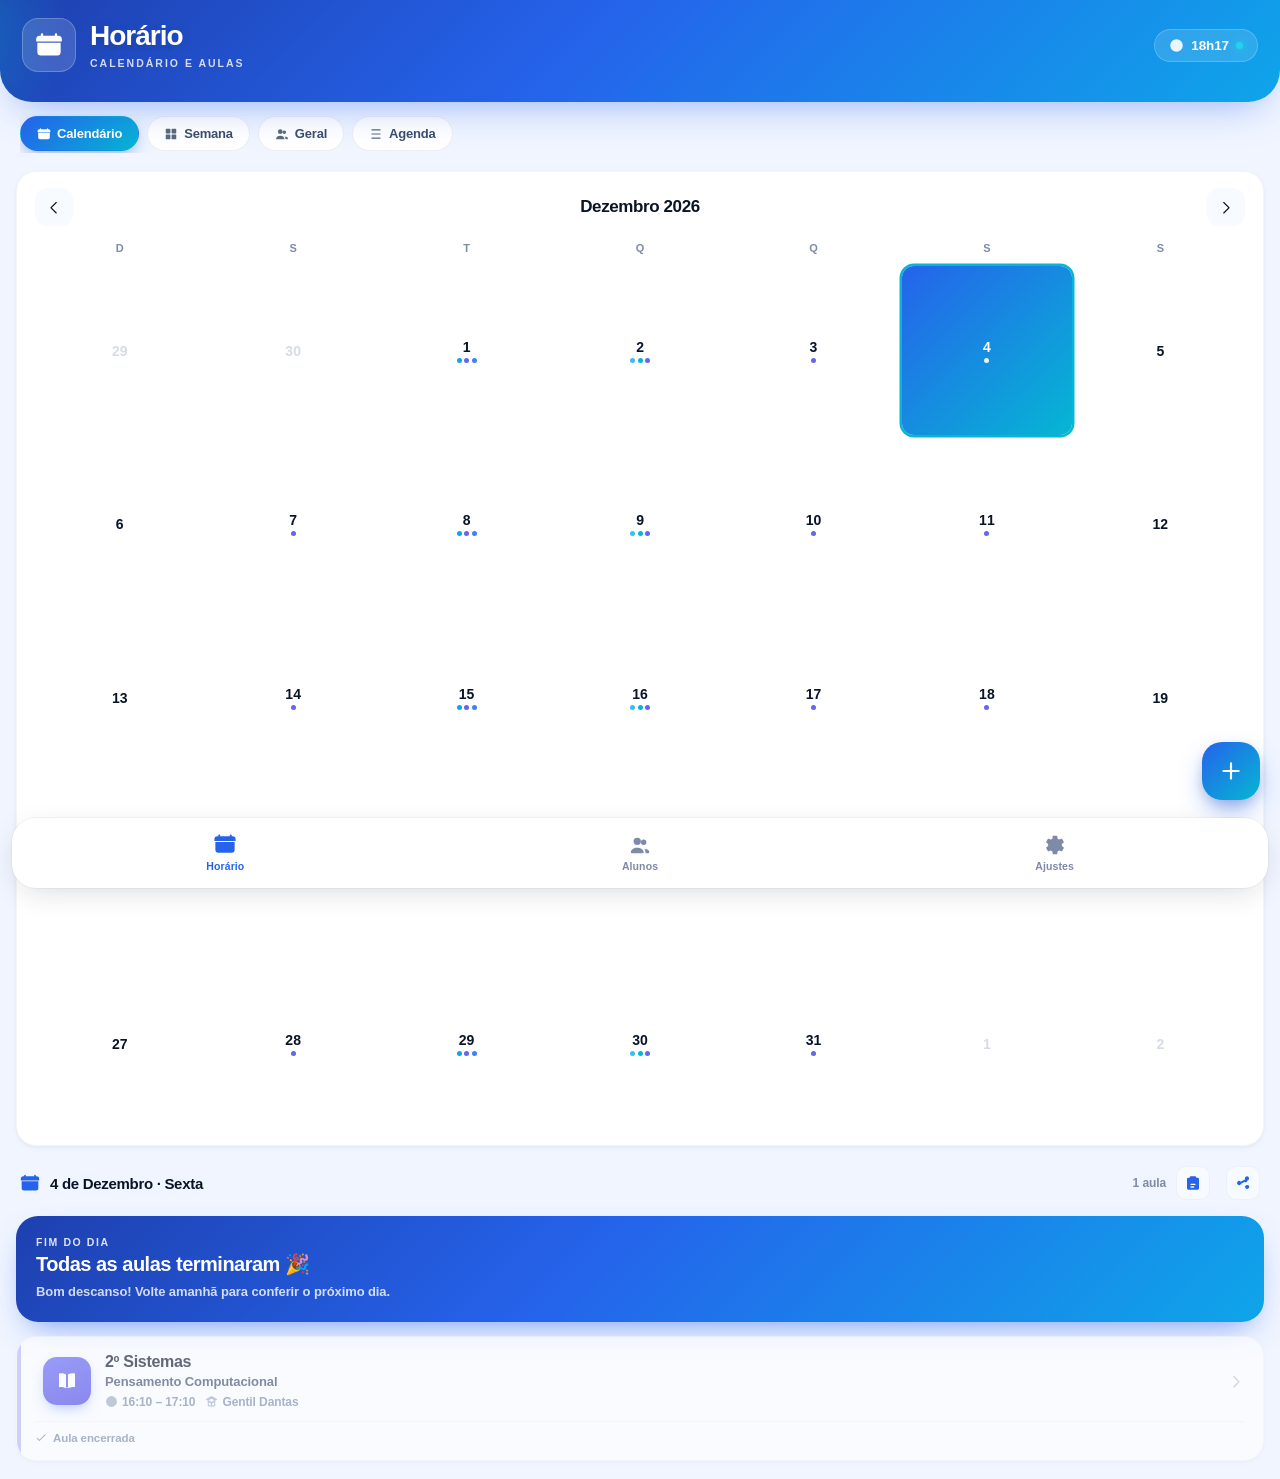
<file: index.html>
<!DOCTYPE html>
<html lang="pt-BR" data-tema="auto">
<head>
<meta charset="UTF-8">
<meta name="viewport" content="width=device-width, initial-scale=1, viewport-fit=cover">
<meta name="theme-color" content="#2563eb">
<meta name="mobile-web-app-capable" content="yes">
<meta name="apple-mobile-web-app-capable" content="yes">
<meta name="apple-mobile-web-app-status-bar-style" content="default">
<meta name="apple-mobile-web-app-title" content="Horário">
<title>Meu Horário · Prof</title>
<link rel="manifest" href="manifest.json">
<link rel="icon" type="image/png" sizes="192x192" href="icon-192.png">
<link rel="icon" type="image/png" sizes="512x512" href="icon-512.png">
<link rel="apple-touch-icon" href="icon-192.png">
<link rel="stylesheet" href="styles.css">
</head>
<body>

<!-- ═══════ SVG SPRITE ═══════ -->
<svg xmlns="http://www.w3.org/2000/svg" style="display:none" aria-hidden="true">
  <symbol id="i-home" viewBox="0 0 24 24"><path d="M11.47 3.84a.75.75 0 0 1 1.06 0l8.69 8.69a.75.75 0 1 1-1.06 1.06l-.72-.72V20a1 1 0 0 1-1 1h-4a1 1 0 0 1-1-1v-3h-2v3a1 1 0 0 1-1 1H6a1 1 0 0 1-1-1v-7.13l-.72.72a.75.75 0 0 1-1.06-1.06l8.25-8.25Z"/></symbol>
  <symbol id="i-calendar" viewBox="0 0 24 24"><path d="M6 2a1 1 0 0 1 1 1v1h10V3a1 1 0 1 1 2 0v1h1a3 3 0 0 1 3 3v2H1V7a3 3 0 0 1 3-3h1V3a1 1 0 0 1 1-1Zm16 8v8a3 3 0 0 1-3 3H5a3 3 0 0 1-3-3v-8h20Z"/></symbol>
  <symbol id="i-users" viewBox="0 0 24 24"><path d="M12 12a5 5 0 1 0 0-10 5 5 0 0 0 0 10Zm0 2c-4.42 0-8 2.24-8 5v1a2 2 0 0 0 2 2h12a2 2 0 0 0 2-2v-1c0-2.76-3.58-5-8-5Z"/></symbol>
  <symbol id="i-users-group" viewBox="0 0 24 24"><path d="M9 12a4 4 0 1 0 0-8 4 4 0 0 0 0 8Zm7 0a3 3 0 1 0 0-6 3 3 0 0 0 0 6ZM2 20c0-2.76 3.13-5 7-5s7 2.24 7 5v1H3a1 1 0 0 1-1-1v0Zm17-3.5c1.83.4 3 1.4 3 2.5v1a1 1 0 0 1-1 1h-3v-1c0-1.26-.5-2.4-1.34-3.3.72-.13 1.5-.2 2.34-.2Z"/></symbol>
  <symbol id="i-check-circle" viewBox="0 0 24 24"><path d="M12 2a10 10 0 1 0 0 20 10 10 0 0 0 0-20Zm5.28 7.78-6 6a.75.75 0 0 1-1.06 0l-3-3a.75.75 0 0 1 1.06-1.06L11 14.44l5.47-5.47a.75.75 0 1 1 1.06 1.06Z"/></symbol>
  <symbol id="i-x-circle" viewBox="0 0 24 24"><path d="M12 2a10 10 0 1 0 0 20 10 10 0 0 0 0-20Zm3.53 12.47a.75.75 0 0 1-1.06 1.06L12 13.06l-2.47 2.47a.75.75 0 0 1-1.06-1.06L10.94 12 8.47 9.53a.75.75 0 1 1 1.06-1.06L12 10.94l2.47-2.47a.75.75 0 0 1 1.06 1.06L13.06 12l2.47 2.47Z"/></symbol>
  <symbol id="i-settings" viewBox="0 0 24 24"><path d="M12 15.5a3.5 3.5 0 1 0 0-7 3.5 3.5 0 0 0 0 7Z"/><path d="M19.43 12.98c.04-.32.07-.64.07-.98 0-.34-.03-.66-.07-.98l2.11-1.65a.5.5 0 0 0 .12-.64l-2-3.46a.5.5 0 0 0-.61-.22l-2.49 1a7.31 7.31 0 0 0-1.69-.98l-.38-2.65A.5.5 0 0 0 14 2h-4a.5.5 0 0 0-.5.42l-.38 2.65c-.61.25-1.17.59-1.69.98l-2.49-1a.5.5 0 0 0-.61.22l-2 3.46a.5.5 0 0 0 .12.64l2.11 1.65c-.04.32-.07.65-.07.98 0 .33.03.66.07.98l-2.11 1.65a.5.5 0 0 0-.12.64l2 3.46c.14.22.4.31.61.22l2.49-1c.52.39 1.08.73 1.69.98l.38 2.65A.5.5 0 0 0 10 22h4a.5.5 0 0 0 .5-.42l.38-2.65c.61-.25 1.17-.59 1.69-.98l2.49 1c.22.09.47 0 .61-.22l2-3.46a.5.5 0 0 0-.12-.64l-2.11-1.65Z"/></symbol>
  <symbol id="i-plus" viewBox="0 0 24 24"><path d="M11 5a1 1 0 1 1 2 0v6h6a1 1 0 1 1 0 2h-6v6a1 1 0 1 1-2 0v-6H5a1 1 0 1 1 0-2h6V5Z"/></symbol>
  <symbol id="i-chevron-left" viewBox="0 0 24 24"><path d="M15.53 5.47a.75.75 0 0 1 0 1.06L9.06 13l6.47 6.47a.75.75 0 0 1-1.06 1.06l-7-7a.75.75 0 0 1 0-1.06l7-7a.75.75 0 0 1 1.06 0Z"/></symbol>
  <symbol id="i-chevron-right" viewBox="0 0 24 24"><path d="M8.47 5.47a.75.75 0 0 1 1.06 0l7 7a.75.75 0 0 1 0 1.06l-7 7a.75.75 0 1 1-1.06-1.06L14.94 13 8.47 6.53a.75.75 0 0 1 0-1.06Z"/></symbol>
  <symbol id="i-chevron-down" viewBox="0 0 24 24"><path d="M5.47 8.47a.75.75 0 0 1 1.06 0L12 13.94l5.47-5.47a.75.75 0 1 1 1.06 1.06l-6 6a.75.75 0 0 1-1.06 0l-6-6a.75.75 0 0 1 0-1.06Z"/></symbol>
  <symbol id="i-clock" viewBox="0 0 24 24"><path d="M12 2a10 10 0 1 0 0 20 10 10 0 0 0 0-20Zm1 5a1 1 0 1 0-2 0v5c0 .27.1.52.29.71l3 3a1 1 0 0 0 1.42-1.42L13 11.59V7Z"/></symbol>
  <symbol id="i-map-pin" viewBox="0 0 24 24"><path d="M12 2a8 8 0 0 0-8 8c0 5.4 6.75 11.44 7.04 11.7a1.5 1.5 0 0 0 1.92 0C13.25 21.44 20 15.4 20 10a8 8 0 0 0-8-8Zm0 11a3 3 0 1 1 0-6 3 3 0 0 1 0 6Z"/></symbol>
  <symbol id="i-user" viewBox="0 0 24 24"><path d="M12 12a5 5 0 1 0 0-10 5 5 0 0 0 0 10Zm0 2c-4.42 0-8 2.24-8 5v1a2 2 0 0 0 2 2h12a2 2 0 0 0 2-2v-1c0-2.76-3.58-5-8-5Z"/></symbol>
  <symbol id="i-school" viewBox="0 0 24 24"><path d="M12 2 1 8l4 2v9a2 2 0 0 0 2 2h10a2 2 0 0 0 2-2v-9l4-2-11-6Zm0 4.83 5.53 3.02L12 12.87 6.47 9.85 12 6.83ZM7 13.41l4 2.18v3.41H7v-5.59Zm6 5.59v-3.41l4-2.18v5.59h-4Z"/></symbol>
  <symbol id="i-alert" viewBox="0 0 24 24"><path d="M12 2 1 21h22L12 2Zm1 15h-2v-2h2v2Zm0-4h-2V9h2v4Z"/></symbol>
  <symbol id="i-check" viewBox="0 0 24 24"><path d="M9.55 17.55a1 1 0 0 1-1.42 0l-4.24-4.24a1 1 0 0 1 1.42-1.42l3.53 3.54 10.59-10.59a1 1 0 0 1 1.42 1.42l-11.3 11.29Z"/></symbol>
  <symbol id="i-x" viewBox="0 0 24 24"><path d="M6.22 4.81a1 1 0 0 1 1.42 0L12 9.17l4.36-4.36a1 1 0 1 1 1.42 1.42L13.41 10.6l4.36 4.36a1 1 0 0 1-1.42 1.42L12 12.02l-4.36 4.36a1 1 0 0 1-1.42-1.42l4.36-4.36L6.22 6.22a1 1 0 0 1 0-1.42Z"/></symbol>
  <symbol id="i-trash" viewBox="0 0 24 24"><path d="M9 3a1 1 0 0 1 1-1h4a1 1 0 0 1 1 1v1h5a1 1 0 1 1 0 2h-1v13a3 3 0 0 1-3 3H8a3 3 0 0 1-3-3V6H4a1 1 0 0 1 0-2h5V3Zm2 5a1 1 0 1 0-2 0v10a1 1 0 1 0 2 0V8Zm4-1a1 1 0 0 0-1 1v10a1 1 0 1 0 2 0V8a1 1 0 0 0-1-1Z"/></symbol>
  <symbol id="i-star" viewBox="0 0 24 24"><path d="m12 2 3.09 6.26L22 9.27l-5 4.87L18.18 22 12 18.56 5.82 22 7 14.14l-5-4.87 6.91-1.01L12 2Z"/></symbol>
  <symbol id="i-smile" viewBox="0 0 24 24"><path d="M12 2a10 10 0 1 0 0 20 10 10 0 0 0 0-20ZM8.5 8a1.5 1.5 0 1 1 0 3 1.5 1.5 0 0 1 0-3Zm7 0a1.5 1.5 0 1 1 0 3 1.5 1.5 0 0 1 0-3Zm-9.36 5.5h11.72a5.5 5.5 0 0 1-11.72 0Z"/></symbol>
  <symbol id="i-meh" viewBox="0 0 24 24"><path d="M12 2a10 10 0 1 0 0 20 10 10 0 0 0 0-20ZM8.5 8a1.5 1.5 0 1 1 0 3 1.5 1.5 0 0 1 0-3Zm7 0a1.5 1.5 0 1 1 0 3 1.5 1.5 0 0 1 0-3ZM7 15.5a1 1 0 0 1 1-1h8a1 1 0 1 1 0 2H8a1 1 0 0 1-1-1Z"/></symbol>
  <symbol id="i-devil" viewBox="0 0 24 24"><path d="M12 2c-2.5 0-4.71.98-6.36 2.58L3.2 2.1A1 1 0 0 0 1.7 3.5l2.9 2.9A9.96 9.96 0 0 0 2 12a10 10 0 0 0 20 0c0-2.1-.65-4.05-1.76-5.66l2.6-2.6a1 1 0 0 0-1.42-1.42l-2.3 2.31A9.96 9.96 0 0 0 12 2Zm-3 11.5a1.5 1.5 0 1 1 0-3 1.5 1.5 0 0 1 0 3Zm6 0a1.5 1.5 0 1 1 0-3 1.5 1.5 0 0 1 0 3Zm-4.94 3.5c.9.6 2.98.6 3.88 0a1 1 0 0 1 1.12 1.66c-1.5 1-4.62 1-6.12 0A1 1 0 0 1 10.06 17Z"/></symbol>
  <symbol id="i-note" viewBox="0 0 24 24"><path d="M5 2a3 3 0 0 0-3 3v14a3 3 0 0 0 3 3h9.6a3 3 0 0 0 2.12-.88l4.4-4.4A3 3 0 0 0 22 14.6V5a3 3 0 0 0-3-3H5Zm2 6h10a1 1 0 1 1 0 2H7a1 1 0 0 1 0-2Zm0 4h6a1 1 0 1 1 0 2H7a1 1 0 1 1 0-2Z"/></symbol>
  <symbol id="i-thumb-up" viewBox="0 0 24 24"><path d="M2 11a2 2 0 0 1 2-2h1a2 2 0 0 1 2 2v8a2 2 0 0 1-2 2H4a2 2 0 0 1-2-2v-8Zm7 9.17V10a2 2 0 0 1 .28-1.03l3.79-6.32a1 1 0 0 1 1.53-.2l1.55 1.55a1 1 0 0 1 .28.93L15.5 9H20a2 2 0 0 1 2 2.36l-1 6A2 2 0 0 1 19 19h-8.6a2 2 0 0 1-1.4-.58l-.5-.5a1 1 0 0 1-.29-.71Z"/></symbol>
  <symbol id="i-thumb-down" viewBox="0 0 24 24"><path d="M22 13a2 2 0 0 1-2 2h-1a2 2 0 0 1-2-2V5a2 2 0 0 1 2-2h1a2 2 0 0 1 2 2v8ZM15 3.83V14a2 2 0 0 1-.28 1.03l-3.79 6.32a1 1 0 0 1-1.53.2l-1.55-1.55a1 1 0 0 1-.28-.93L8.5 15H4a2 2 0 0 1-2-2.36l1-6A2 2 0 0 1 5 5h8.6a2 2 0 0 1 1.4.58l.5.5a1 1 0 0 1 .29.71Z"/></symbol>
  <symbol id="i-book" viewBox="0 0 24 24"><path d="M11 5.5v13.83a11.83 11.83 0 0 0-3.86-1.32A3 3 0 0 0 6 18c-.71 0-1.39.13-2 .35V4.7C4.61 4.49 5.29 4.36 6 4.36c1.79 0 3.62.6 5 1.14Zm2 13.83V5.5c1.38-.54 3.21-1.14 5-1.14.71 0 1.39.13 2 .34v13.65c-.61-.22-1.29-.35-2-.35-.95 0-2.37.28-3.14.66-.33.16-.86.16-1.19 0-.77-.38-2.19-.66-3.14-.66Z"/></symbol>
  <symbol id="i-info" viewBox="0 0 24 24"><path d="M12 2a10 10 0 1 0 0 20 10 10 0 0 0 0-20Zm0 4.5a1.5 1.5 0 1 1 0 3 1.5 1.5 0 0 1 0-3ZM13 18a1 1 0 1 1-2 0v-6a1 1 0 1 1 2 0v6Z"/></symbol>
  <symbol id="i-palette" viewBox="0 0 24 24"><path d="M12 2a10 10 0 0 0 0 20c1.38 0 2.5-1.12 2.5-2.5 0-.62-.23-1.2-.62-1.62-.38-.42-.6-.98-.6-1.6 0-1.1.9-2 2-2H17a5 5 0 0 0 5-5c0-4.42-4.48-7.28-10-7.28ZM6.5 13a1.5 1.5 0 1 1 0-3 1.5 1.5 0 0 1 0 3Zm3-4.5a1.5 1.5 0 1 1 0-3 1.5 1.5 0 0 1 0 3Zm5 0a1.5 1.5 0 1 1 0-3 1.5 1.5 0 0 1 0 3Zm3 4.5a1.5 1.5 0 1 1 0-3 1.5 1.5 0 0 1 0 3Z"/></symbol>
  <symbol id="i-bell" viewBox="0 0 24 24"><path d="M12 2a6 6 0 0 0-6 6v3.6l-1.7 3.4A1 1 0 0 0 5.2 17h13.6a1 1 0 0 0 .9-1.5L18 11.6V8a6 6 0 0 0-6-6Zm-3 17a3 3 0 0 0 6 0H9Z"/></symbol>
  <symbol id="i-shield" viewBox="0 0 24 24"><path d="M12 2 4 5v7c0 4.4 3.4 8.5 8 10 4.6-1.5 8-5.6 8-10V5l-8-3Zm3.7 8.7-5 5a1 1 0 0 1-1.4 0l-2.5-2.5a1 1 0 1 1 1.4-1.4l1.8 1.8 4.3-4.3a1 1 0 1 1 1.4 1.4Z"/></symbol>
  <symbol id="i-download" viewBox="0 0 24 24"><path d="M12 2a1 1 0 0 1 1 1v10.59l3.3-3.3a1 1 0 0 1 1.4 1.42l-5 5a1 1 0 0 1-1.4 0l-5-5a1 1 0 0 1 1.4-1.42l3.3 3.3V3a1 1 0 0 1 1-1ZM5 20a1 1 0 0 1 0-2h14a1 1 0 1 1 0 2H5Z"/></symbol>
  <symbol id="i-upload" viewBox="0 0 24 24"><path d="M12 22a1 1 0 0 1-1-1V10.41l-3.3 3.3a1 1 0 0 1-1.4-1.42l5-5a1 1 0 0 1 1.4 0l5 5a1 1 0 0 1-1.4 1.42l-3.3-3.3V21a1 1 0 0 1-1 1ZM5 4a1 1 0 0 1 0-2h14a1 1 0 1 1 0 2H5Z"/></symbol>
  <symbol id="i-refresh" viewBox="0 0 24 24"><path d="M12 4a8 8 0 0 0-7.6 5.5 1 1 0 0 1-1.9-.63A10 10 0 0 1 20 12a1 1 0 0 1-1.7.7l-3-3A1 1 0 0 1 16.7 8.3l1.1 1.1A8 8 0 0 0 12 4Zm-8 8a1 1 0 0 1 1.7-.7l3 3a1 1 0 1 1-1.4 1.4l-1.1-1.1A8 8 0 0 0 20 12a1 1 0 1 1 2 0 10 10 0 0 1-17.7 6.13A1 1 0 0 1 4 12Z"/></symbol>
  <symbol id="i-chart" viewBox="0 0 24 24"><path d="M3 3a1 1 0 0 1 1 1v16h16a1 1 0 1 1 0 2H3a1 1 0 0 1-1-1V4a1 1 0 0 1 1-1Zm4 11a1 1 0 0 1 1 1v3a1 1 0 1 1-2 0v-3a1 1 0 0 1 1-1Zm5-4a1 1 0 0 1 1 1v7a1 1 0 1 1-2 0v-7a1 1 0 0 1 1-1Zm5-4a1 1 0 0 1 1 1v11a1 1 0 1 1-2 0V7a1 1 0 0 1 1-1Z"/></symbol>
  <symbol id="i-grid" viewBox="0 0 24 24"><path d="M4 3a1 1 0 0 0-1 1v6a1 1 0 0 0 1 1h6a1 1 0 0 0 1-1V4a1 1 0 0 0-1-1H4Zm10 0a1 1 0 0 0-1 1v6a1 1 0 0 0 1 1h6a1 1 0 0 0 1-1V4a1 1 0 0 0-1-1h-6ZM4 13a1 1 0 0 0-1 1v6a1 1 0 0 0 1 1h6a1 1 0 0 0 1-1v-6a1 1 0 0 0-1-1H4Zm10 0a1 1 0 0 0-1 1v6a1 1 0 0 0 1 1h6a1 1 0 0 0 1-1v-6a1 1 0 0 0-1-1h-6Z"/></symbol>
  <symbol id="i-list" viewBox="0 0 24 24"><path d="M4 5a1 1 0 0 1 1-1h14a1 1 0 1 1 0 2H5a1 1 0 0 1-1-1Zm0 7a1 1 0 0 1 1-1h14a1 1 0 1 1 0 2H5a1 1 0 0 1-1-1Zm1 6a1 1 0 1 0 0 2h14a1 1 0 1 0 0-2H5Z"/></symbol>
  <symbol id="i-filter" viewBox="0 0 24 24"><path d="M3 5a1 1 0 0 1 1-1h16a1 1 0 0 1 .78 1.62L14 13.7V20a1 1 0 0 1-1.55.83l-3-2A1 1 0 0 1 9 18v-4.3L2.22 5.62A1 1 0 0 1 3 5Z"/></symbol>
  <symbol id="i-search" viewBox="0 0 24 24"><path d="M10 2a8 8 0 1 0 4.9 14.32l5.4 5.38a1 1 0 0 0 1.4-1.42l-5.38-5.39A8 8 0 0 0 10 2Zm-5 8a5 5 0 1 1 10 0 5 5 0 0 1-10 0Z"/></symbol>
  <symbol id="i-dot" viewBox="0 0 24 24"><path d="M12 18a6 6 0 1 0 0-12 6 6 0 0 0 0 12Z"/></symbol>
  <symbol id="i-share" viewBox="0 0 24 24"><path d="M18 8a3 3 0 1 0-2.6-1.5l-6.8 3.8a3 3 0 1 0 0 3.4l6.8 3.8A3 3 0 1 0 16 16a3 3 0 0 0-1.9.7l-5.67-3.16.02-.02.01-.02L14.1 10.4c.53.38 1.19.6 1.9.6a3 3 0 0 0 2-5Z"/></symbol>
  <symbol id="i-hourglass" viewBox="0 0 24 24"><path d="M6 2a1 1 0 0 0-1 1v3.59a2 2 0 0 0 .59 1.41L9.17 12l-3.58 3.59A2 2 0 0 0 5 17V21a1 1 0 0 0 1 1h12a1 1 0 0 0 1-1v-4a2 2 0 0 0-.59-1.41L14.83 12l3.58-3.59A2 2 0 0 0 19 7V3a1 1 0 0 0-1-1H6Zm2 3V4h8v1c0 .27-.1.52-.29.71L13.41 8h-2.82L8.29 5.71A1 1 0 0 1 8 5Zm4 6.83 1.71-1.71c.19-.19.29-.44.29-.71V9h-4v.41c0 .27.1.52.29.71L12 11.83Z"/></symbol>
  <symbol id="i-trophy" viewBox="0 0 24 24"><path d="M5 3a2 2 0 0 0-2 2v2a5 5 0 0 0 4 4.9V14H5a1 1 0 1 0 0 2h5v3H7a1 1 0 1 0 0 2h10a1 1 0 1 0 0-2h-3v-3h5a1 1 0 1 0 0-2h-2v-2.1A5 5 0 0 0 21 7V5a2 2 0 0 0-2-2H5Zm14 4a3 3 0 0 1-2 2.83V5h2v2ZM5 5h2v4.83A3 3 0 0 1 5 7V5Z"/></symbol>
  <symbol id="i-clipboard" viewBox="0 0 24 24"><path d="M9 2a2 2 0 0 0-2 2H5a2 2 0 0 0-2 2v14a2 2 0 0 0 2 2h14a2 2 0 0 0 2-2V6a2 2 0 0 0-2-2h-2a2 2 0 0 0-2-2H9Zm0 4h6V4H9v2Zm-1 8a1 1 0 0 1 1-1h6a1 1 0 1 1 0 2H9a1 1 0 0 1-1-1Zm0 4a1 1 0 0 1 1-1h4a1 1 0 1 1 0 2H9a1 1 0 0 1-1-1Z"/></symbol>
  <symbol id="i-pencil" viewBox="0 0 24 24"><path d="M3 17.25V21h3.75L17.81 9.94l-3.75-3.75L3 17.25ZM20.71 7.04a1 1 0 0 0 0-1.41l-2.34-2.34a1 1 0 0 0-1.41 0l-1.83 1.83 3.75 3.75 1.83-1.83Z"/></symbol>
  <symbol id="i-copy" viewBox="0 0 24 24"><path d="M8 2a2 2 0 0 0-2 2v12a2 2 0 0 0 2 2h10a2 2 0 0 0 2-2V4a2 2 0 0 0-2-2H8Zm0 2h10v12H8V4ZM4 6a2 2 0 0 0-2 2v12a2 2 0 0 0 2 2h10a2 2 0 0 0 2-2v-1h-2v1H4V8h1V6H4Z"/></symbol>
</svg>

<header class="hero">
  <div class="hero-icon" id="hero-icon"></div>
  <div class="hero-text">
    <h1 id="titulo-principal">Meu Horário</h1>
    <p id="subtitulo">Painel do professor</p>
  </div>
  <div class="hero-clock">
    <svg><use href="#i-clock"/></svg>
    <span id="agora">--:--</span>
    <span class="dot"></span>
  </div>
</header>

<div id="chips-ctx" style="padding:0 20px"></div>

<main id="main"></main>

<button class="fab hide" id="add" aria-label="Adicionar"><svg><use href="#i-plus"/></svg></button>

<nav class="bottom-nav" id="bottom-nav">
  <button data-tab="horario"><svg class="ico"><use href="#i-calendar"/></svg>Horário</button>
  <button data-tab="alunos"><svg class="ico"><use href="#i-users-group"/></svg>Alunos</button>
  <button data-tab="config"><svg class="ico"><use href="#i-settings"/></svg>Ajustes</button>
</nav>

<div class="modal" id="modal"><div class="sheet" id="sheet"></div></div>
<div class="toast" id="toast"></div>
<input type="file" class="hidden-file" id="input-importar" accept=".json">

<script src="app.js"></script>

</body>
</html>
</file>
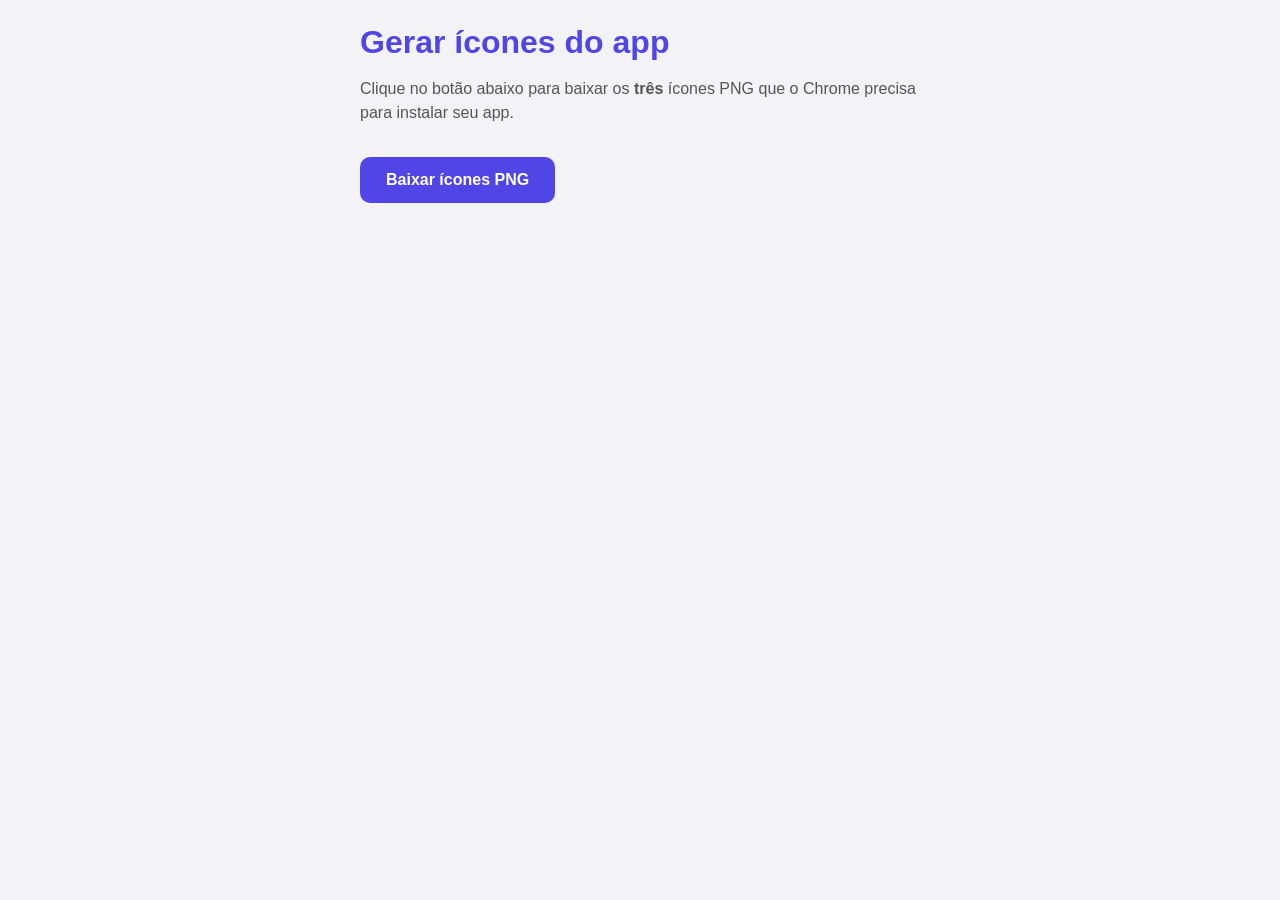
<file: gerar-icone.html>
<!DOCTYPE html>
<html lang="pt-BR">
<head>
<meta charset="UTF-8">
<meta name="viewport" content="width=device-width, initial-scale=1">
<title>Gerar Ícones do App</title>
<style>
  body{font-family:-apple-system,BlinkMacSystemFont,sans-serif;padding:24px;max-width:560px;margin:auto;background:#f2f2f7;color:#1c1c1e}
  h1{color:#4f46e5;margin:0 0 8px}
  p{color:#555;line-height:1.5}
  button{background:#4f46e5;color:#fff;border:0;padding:14px 26px;border-radius:10px;font-size:16px;font-weight:600;cursor:pointer;margin-top:16px}
  button:active{transform:scale(.97)}
  .ok{color:#10b981;margin-top:20px;font-weight:600}
  .prev{display:flex;gap:20px;margin-top:20px;align-items:center}
  .prev img{border-radius:22%;box-shadow:0 4px 12px rgba(0,0,0,.2)}
  .prev img.mask{border-radius:50%}
</style>
</head>
<body>
<h1>Gerar ícones do app</h1>
<p>Clique no botão abaixo para baixar os <b>três</b> ícones PNG que o Chrome precisa para instalar seu app.</p>
<canvas id="c" style="display:none"></canvas>
<button onclick="gerar()">Baixar ícones PNG</button>
<div class="ok" id="msg"></div>
<div class="prev" id="prev"></div>

<script>
function desenhar(tam, maskable){
  const c = document.getElementById('c');
  c.width = tam; c.height = tam;
  const ctx = c.getContext('2d');

  // Para maskable: fundo sólido cobrindo todo o quadrado (safe zone 80%)
  // Para normal: cantos arredondados
  if (maskable) {
    ctx.fillStyle = '#4f46e5';
    ctx.fillRect(0, 0, tam, tam);
  } else {
    const r = tam * 0.22;
    ctx.fillStyle = '#4f46e5';
    ctx.beginPath();
    ctx.roundRect(0, 0, tam, tam, r);
    ctx.fill();
  }

  // Conteúdo central — para maskable, reduzir a arte para caber na safe zone (80%)
  const escala = maskable ? 0.62 : 0.6;      // maskable usa área menor
  const m = tam * (1 - escala) / 2;
  const cw = tam - m * 2, ch = tam - m * 2;
  const rCard = tam * 0.07;

  ctx.fillStyle = '#fff';
  ctx.beginPath();
  ctx.roundRect(m, m, cw, ch, rCard);
  ctx.fill();

  ctx.fillStyle = '#ef4444';
  ctx.beginPath();
  ctx.roundRect(m, m, cw, ch * 0.28, [rCard, rCard, 0, 0]);
  ctx.fill();

  ctx.fillStyle = '#4f46e5';
  const dotR = tam * 0.028;
  const sx = m + cw * 0.18, sy = m + ch * 0.5;
  const gx = cw * 0.22, gy = ch * 0.22;
  for (let row = 0; row < 2; row++) {
    for (let col = 0; col < 3; col++) {
      ctx.beginPath();
      ctx.arc(sx + col * gx, sy + row * gy, dotR, 0, Math.PI * 2);
      ctx.fill();
    }
  }
  return c.toDataURL('image/png');
}

function baixar(dados, nome){
  const a = document.createElement('a');
  a.href = dados; a.download = nome; a.click();
}

function gerar(){
  const d192 = desenhar(192, false);
  const d512 = desenhar(512, false);
  const d512m = desenhar(512, true);

  setTimeout(() => baixar(d192, 'icon-192.png'), 100);
  setTimeout(() => baixar(d512, 'icon-512.png'), 400);
  setTimeout(() => baixar(d512m, 'icon-maskable-512.png'), 700);

  document.getElementById('msg').textContent =
    '✅ Baixados! Coloque os três arquivos na pasta do app.';
  document.getElementById('prev').innerHTML =
    '<img src="' + d192 + '" width="96" height="96">' +
    '<img src="' + d512 + '" width="96" height="96">' +
    '<img class="mask" src="' + d512m + '" width="96" height="96">';
}
</script>
</body>
</html>
</file>
<file: styles.css>
*{box-sizing:border-box;-webkit-tap-highlight-color:transparent}
:root{
  --bg:#f0f5ff; --card:#ffffff; --card-2:#f7faff;
  --text:#0a1428; --text-2:#3d4d6b; --muted:#7d8ba8;
  --border:rgba(10,20,40,.07); --border-2:rgba(10,20,40,.04);
  --primary:#2563eb; --primary-2:#1d4ed8; --primary-3:#3b82f6;
  --primary-soft:#e0edff;
  --cyan:#06b6d4; --cyan-soft:#cffafe;
  --green:#10b981; --green-soft:#d1fae5;
  --yellow:#f59e0b; --yellow-soft:#fef3c7;
  --red:#ef4444; --red-soft:#fee2e2;
  --blue:#3b82f6; --blue-soft:#dbeafe;
  --gray-soft:#e2e8f0;
  --grad-hero:linear-gradient(135deg,#1e40af 0%,#2563eb 45%,#0ea5e9 100%);
  --grad-primary:linear-gradient(135deg,#2563eb,#1d4ed8);
  --grad-primary-cyan:linear-gradient(135deg,#2563eb,#06b6d4);
  --shadow-sm:0 1px 3px rgba(10,20,40,.04), 0 2px 8px -2px rgba(10,20,40,.06);
  --shadow:0 2px 8px rgba(10,20,40,.05), 0 12px 28px -14px rgba(10,20,40,.14);
  --shadow-hero:0 16px 40px -18px rgba(37,99,235,.55);
}
html[data-tema="escuro"]{
  --bg:#070c1a; --card:#0f1729; --card-2:#141d33;
  --text:#eef2fb; --text-2:#a8b4cc; --muted:#6b7896;
  --border:rgba(255,255,255,.08); --border-2:rgba(255,255,255,.05);
  --primary-soft:rgba(96,165,250,.15);
  --cyan-soft:rgba(6,182,212,.18);
  --green-soft:#0f3d2e; --yellow-soft:#3a2e0a; --red-soft:#3b1414; --blue-soft:#0c2a4d;
  --gray-soft:#1e293b;
  --shadow-sm:0 1px 3px rgba(0,0,0,.3);
  --shadow:0 2px 8px rgba(0,0,0,.4), 0 12px 28px -14px rgba(0,0,0,.5);
}
@media(prefers-color-scheme:dark){
  html[data-tema="auto"]{
    --bg:#070c1a; --card:#0f1729; --card-2:#141d33;
    --text:#eef2fb; --text-2:#a8b4cc; --muted:#6b7896;
    --border:rgba(255,255,255,.08); --border-2:rgba(255,255,255,.05);
    --primary-soft:rgba(96,165,250,.15);
    --cyan-soft:rgba(6,182,212,.18);
    --green-soft:#0f3d2e; --yellow-soft:#3a2e0a; --red-soft:#3b1414; --blue-soft:#0c2a4d;
    --gray-soft:#1e293b;
    --shadow-sm:0 1px 3px rgba(0,0,0,.3);
    --shadow:0 2px 8px rgba(0,0,0,.4), 0 12px 28px -14px rgba(0,0,0,.5);
  }
}
html,body{height:100%}
body{
  margin:0;
  font-family:-apple-system,BlinkMacSystemFont,"Inter","SF Pro Display","Segoe UI",Roboto,sans-serif;
  background:var(--bg);color:var(--text);-webkit-font-smoothing:antialiased;
  padding-bottom:calc(160px + env(safe-area-inset-bottom));
  overscroll-behavior-y:contain;transition:background .25s,color .25s;
  letter-spacing:-.1px;
}
svg{display:block}
.ico{width:20px;height:20px;fill:currentColor;stroke:none}
.ico-12{width:12px;height:12px;fill:currentColor}
.ico-14{width:14px;height:14px;fill:currentColor}
.ico-16{width:16px;height:16px;fill:currentColor}
.ico-18{width:18px;height:18px;fill:currentColor}
.ico-20{width:20px;height:20px;fill:currentColor}
.ico-22{width:22px;height:22px;fill:currentColor}

/* HERO */
.hero{
  position:relative;
  background:var(--grad-hero);
  color:#fff;
  padding:calc(env(safe-area-inset-top) + 18px) 22px 30px;
  border-radius:0 0 32px 32px;
  box-shadow:var(--shadow-hero);
  overflow:hidden;
  display:flex;align-items:center;gap:14px;
}
.hero::before{
  content:"";position:absolute;top:-50%;right:-25%;width:340px;height:340px;
  background:radial-gradient(circle,rgba(255,255,255,.22) 0%,transparent 65%);
  border-radius:50%;pointer-events:none;
}
.hero::after{
  content:"";position:absolute;bottom:-55%;left:-15%;width:260px;height:260px;
  background:radial-gradient(circle,rgba(6,182,212,.40) 0%,transparent 70%);
  border-radius:50%;pointer-events:none;
}
.hero-icon{
  width:54px;height:54px;border-radius:16px;flex:0 0 54px;
  background:rgba(255,255,255,.15);border:1px solid rgba(255,255,255,.22);
  display:grid;place-items:center;color:#fff;position:relative;z-index:1;
}
.hero-icon svg{width:28px;height:28px;fill:#fff}
.hero-text{flex:1;min-width:0;position:relative;z-index:1}
.hero-text h1{
  margin:0;font-size:28px;font-weight:800;letter-spacing:-1px;line-height:1.05;
  text-shadow:0 2px 12px rgba(0,0,0,.12);
  white-space:nowrap;overflow:hidden;text-overflow:ellipsis;
}
.hero-text p{
  margin:6px 0 0;font-size:10.5px;font-weight:700;letter-spacing:2px;
  text-transform:uppercase;opacity:.80;
}
.hero-clock{
  display:flex;align-items:center;gap:7px;
  background:rgba(255,255,255,.13);border:1px solid rgba(255,255,255,.20);
  padding:8px 14px;border-radius:999px;font-weight:700;font-size:13.5px;
  font-variant-numeric:tabular-nums;position:relative;z-index:1;flex:0 0 auto;
}
.hero-clock svg{opacity:.9;width:15px;height:15px;fill:#fff}
.hero-clock .dot{width:7px;height:7px;border-radius:50%;background:#22d3ee;box-shadow:0 0 8px #22d3ee}

/* TURMA SELECTOR */
.turma-selector-wrap{padding:0 4px;margin-top:14px}
.turma-selector{
  width:100%;display:flex;align-items:center;gap:14px;
  background:var(--card);border:1px solid var(--border-2);border-radius:18px;
  padding:14px 16px;cursor:pointer;font-family:inherit;color:var(--text);
  box-shadow:var(--shadow-sm);transition:transform .12s, box-shadow .18s;text-align:left;
}
.turma-selector:active{transform:scale(.985)}
.turma-selector:hover{box-shadow:var(--shadow)}
.turma-selector-icon{
  width:44px;height:44px;flex:0 0 44px;border-radius:14px;
  background:var(--grad-primary-cyan);color:#fff;display:grid;place-items:center;
  box-shadow:0 6px 14px -6px rgba(37,99,235,.55);
}
.turma-selector-icon svg{width:22px;height:22px;fill:#fff}
.turma-selector-text{flex:1;min-width:0}
.turma-selector-label{font-size:10.5px;font-weight:800;letter-spacing:1.2px;text-transform:uppercase;color:var(--muted)}
.turma-selector-value{font-size:15.5px;font-weight:800;letter-spacing:-.3px;margin-top:3px;white-space:nowrap;overflow:hidden;text-overflow:ellipsis}
.turma-selector-count{color:var(--muted);font-weight:700;font-size:13px}
.turma-selector-chevron{color:var(--muted);opacity:.7;display:grid;flex:0 0 auto}

.turma-opt-list{display:flex;flex-direction:column;gap:8px}
.turma-opt{
  display:flex;align-items:center;gap:14px;background:var(--card-2);
  border:1px solid var(--border-2);border-radius:16px;padding:14px 16px;
  cursor:pointer;font-family:inherit;color:var(--text);text-align:left;width:100%;
  transition:background .15s, transform .12s, border-color .15s;
}
.turma-opt:active{transform:scale(.985)}
.turma-opt:hover{background:var(--card)}
.turma-opt.on{background:var(--primary-soft);border-color:rgba(37,99,235,.35)}
.turma-opt-dot{width:12px;height:12px;border-radius:50%;flex:0 0 12px;box-shadow:0 0 0 4px rgba(37,99,235,.12)}
.turma-opt-info{flex:1;min-width:0;display:flex;flex-direction:column;gap:2px}
.turma-opt-nome{font-size:15px;font-weight:800;letter-spacing:-.3px;white-space:nowrap;overflow:hidden;text-overflow:ellipsis}
.turma-opt-qtd{font-size:12px;font-weight:700;color:var(--muted)}
.turma-opt-check{color:var(--primary);flex:0 0 auto;display:grid;place-items:center}

/* DAY TABS */
.day-tabs{
  display:flex;gap:8px;overflow-x:auto;scrollbar-width:none;
  padding:0 20px;margin-top:-16px;position:relative;z-index:2;padding-bottom:2px;
}
.day-tabs::-webkit-scrollbar{display:none}
.day-tab{
  flex:0 0 auto;border:0;background:var(--card);color:var(--text-2);
  font-family:inherit;font-size:14px;font-weight:700;padding:11px 20px;
  border-radius:14px;cursor:pointer;transition:.2s;box-shadow:var(--shadow-sm);
  letter-spacing:-.2px;white-space:nowrap;
}
.day-tab:active{transform:scale(.96)}
.day-tab.today{color:var(--primary)}
.day-tab.on{background:var(--grad-primary-cyan);color:#fff;box-shadow:0 8px 20px -6px rgba(37,99,235,.7)}

main{padding:18px 16px;display:flex;flex-direction:column;gap:14px;animation:fadeIn .3s ease}
@keyframes fadeIn{from{opacity:0;transform:translateY(8px)}}

.card{background:var(--card);border-radius:20px;padding:16px 18px;box-shadow:var(--shadow-sm);border:1px solid var(--border-2)}
.card + .card{margin-top:10px}

.section-h{display:flex;align-items:center;gap:10px;padding:6px 4px 2px}
.section-h svg.lead{color:var(--primary);width:20px;height:20px;fill:currentColor;flex:0 0 20px}
.section-h h3{margin:0;flex:1;font-size:15px;font-weight:800;letter-spacing:-.3px;color:var(--text)}
.section-h .count{font-size:12px;font-weight:700;color:var(--muted)}

/* COUNTDOWN */
.countdown{
  background:var(--grad-hero);border-radius:22px;padding:20px;color:#fff;
  position:relative;overflow:hidden;box-shadow:0 14px 32px -14px rgba(37,99,235,.7);
}
.countdown::before{
  content:"";position:absolute;top:-40%;right:-20%;width:220px;height:220px;
  background:radial-gradient(circle,rgba(255,255,255,.18) 0%,transparent 70%);
  border-radius:50%;pointer-events:none;
}
.countdown-header{
  display:flex;align-items:center;gap:10px;font-size:10.5px;font-weight:800;
  letter-spacing:1.6px;text-transform:uppercase;opacity:.85;position:relative;z-index:1;
}
.countdown-header .dot-live{
  width:8px;height:8px;border-radius:50%;background:#22d3ee;box-shadow:0 0 10px #22d3ee;
  animation:pulse 1.6s infinite;
}
@keyframes pulse{0%,100%{opacity:1;transform:scale(1)}50%{opacity:.55;transform:scale(1.15)}}
.countdown-timer{
  font-size:46px;font-weight:800;letter-spacing:-2px;margin-top:10px;line-height:1;
  font-variant-numeric:tabular-nums;text-shadow:0 3px 16px rgba(0,0,0,.15);position:relative;z-index:1;
}
.countdown-timer small{font-size:22px;font-weight:700;opacity:.7;margin-left:4px;letter-spacing:-.5px}
.countdown-aula{
  margin-top:14px;display:flex;align-items:center;gap:12px;
  background:rgba(255,255,255,.14);border:1px solid rgba(255,255,255,.20);
  border-radius:16px;padding:12px 14px;position:relative;z-index:1;
}
.countdown-aula-icon{
  width:42px;height:42px;border-radius:12px;flex:0 0 42px;
  background:rgba(255,255,255,.22);display:grid;place-items:center;color:#fff;
}
.countdown-aula-icon svg{width:22px;height:22px;fill:#fff}
.countdown-aula-info{flex:1;min-width:0}
.countdown-aula-turma{font-size:15px;font-weight:800;letter-spacing:-.3px;white-space:nowrap;overflow:hidden;text-overflow:ellipsis}
.countdown-aula-meta{font-size:12px;font-weight:600;opacity:.85;margin-top:3px;white-space:nowrap;overflow:hidden;text-overflow:ellipsis}
.countdown-cta{
  margin-top:14px;width:100%;border:0;border-radius:14px;padding:14px;
  background:rgba(255,255,255,.22);color:#fff;font-family:inherit;font-size:14.5px;font-weight:800;
  cursor:pointer;display:flex;align-items:center;justify-content:center;gap:8px;
  position:relative;z-index:1;transition:transform .12s, background .18s;
}
.countdown-cta:hover{background:rgba(255,255,255,.3)}
.countdown-cta:active{transform:scale(.97)}
.countdown-empty{position:relative;z-index:1}
.countdown-empty .title{font-size:20px;font-weight:800;letter-spacing:-.5px;margin-top:4px}
.countdown-empty .sub{font-size:13px;font-weight:600;opacity:.8;margin-top:6px;line-height:1.5}

/* SEARCH ROW */
.search-row{display:flex;gap:8px;align-items:center}
.search-box{
  flex:1;display:flex;align-items:center;gap:10px;
  background:var(--card);border:1px solid var(--border-2);
  border-radius:14px;padding:0 14px;height:46px;box-shadow:var(--shadow-sm);
}
.search-box svg{color:var(--muted);flex:0 0 18px;width:18px;height:18px;fill:currentColor}
.search-box input{flex:1;border:0;outline:0;background:transparent;font-family:inherit;font-size:14px;color:var(--text);min-width:0}
.search-box input::placeholder{color:var(--muted)}
.filter-btn{
  width:46px;height:46px;flex:0 0 46px;border:1px solid var(--border-2);border-radius:14px;
  background:var(--card);color:var(--text-2);display:grid;place-items:center;cursor:pointer;
  box-shadow:var(--shadow-sm);transition:.15s;
}
.filter-btn:active{transform:scale(.94)}
.filter-btn svg{width:20px;height:20px;fill:currentColor}
.filter-btn.on{background:var(--primary);color:#fff;border-color:var(--primary)}

/* ALUNO ROW */
.aluno-row{
  display:flex;align-items:center;gap:13px;
  background:var(--card);border-radius:18px;padding:14px;
  box-shadow:var(--shadow-sm);border:1px solid var(--border-2);
  cursor:pointer;transition:transform .12s;margin-bottom:8px;
}
.aluno-row:active{transform:scale(.985)}
.avatar{
  width:48px;height:48px;border-radius:50%;flex:0 0 48px;
  display:grid;place-items:center;color:#fff;font-weight:800;font-size:16px;letter-spacing:-.5px;
  box-shadow:0 3px 10px -2px rgba(0,0,0,.15);
}
.aluno-info{flex:1;min-width:0}
.aluno-nome{
  font-size:14.5px;font-weight:700;letter-spacing:-.2px;
  white-space:nowrap;overflow:hidden;text-overflow:ellipsis;color:var(--text);
}
.aluno-meta{display:flex;gap:8px;align-items:center;margin-top:6px;flex-wrap:wrap}
.nivel-pill{
  display:inline-flex;align-items:center;gap:5px;padding:4px 10px;border-radius:999px;
  font-size:10.5px;font-weight:800;text-transform:uppercase;letter-spacing:.5px;
}
.nivel-pill svg{width:12px;height:12px;fill:currentColor}
.aluno-score{
  font-size:11px;font-weight:800;color:var(--primary);
  padding:3px 8px;background:var(--primary-soft);border-radius:999px;
}
.aluno-freq{font-size:11px;font-weight:700;color:var(--muted)}
.aluno-chevron{color:var(--muted);opacity:.55;display:grid;flex:0 0 auto}
.aluno-share{
  width:36px;height:36px;border-radius:12px;border:1px solid var(--border-2);
  background:var(--card-2);color:var(--text-2);display:grid;place-items:center;
  cursor:pointer;flex:0 0 auto;
}
.aluno-share:active{transform:scale(.94)}

/* AULA CARD */
.aula-card{
  background:var(--card);border-radius:20px;padding:16px 18px;
  box-shadow:var(--shadow-sm);border:1px solid var(--border-2);
  cursor:pointer;transition:.15s;
}
.aula-card:active{transform:scale(.99)}
.aula-head{display:flex;align-items:center;gap:14px}
.aula-icon{
  width:48px;height:48px;border-radius:14px;flex:0 0 48px;
  display:grid;place-items:center;color:#fff;background:var(--grad-primary-cyan);
  box-shadow:0 6px 14px -4px rgba(37,99,235,.55);
}
.aula-icon svg{width:24px;height:24px;fill:#fff}
.aula-body{flex:1;min-width:0}
.aula-turma{font-size:16px;font-weight:800;letter-spacing:-.3px}
.aula-sub{font-size:13px;color:var(--text-2);font-weight:600;margin-top:3px}
.aula-meta{display:flex;flex-wrap:wrap;gap:10px;margin-top:6px;font-size:12px;color:var(--muted);font-weight:600}
.aula-meta span{display:inline-flex;align-items:center;gap:4px}
.aula-meta svg{width:13px;height:13px;fill:currentColor;opacity:.7}
.aula-stats{
  display:grid;grid-template-columns:repeat(4,1fr);gap:8px;
  margin-top:14px;padding-top:14px;border-top:1px solid var(--border-2);
}
.aula-stat{
  display:flex;flex-direction:column;align-items:center;gap:3px;
  border-radius:12px;padding:10px 4px;background:var(--card-2);border:1px solid var(--border-2);
}
.aula-stat .n{font-size:18px;font-weight:800;letter-spacing:-.5px;line-height:1}
.aula-stat .l{font-size:10px;font-weight:700;color:var(--muted);text-transform:capitalize}
.aula-stat.s-pres .n{color:var(--green)}
.aula-stat.s-aus .n{color:var(--red)}
.aula-stat.s-jus .n{color:var(--yellow)}
.aula-stat.s-pen .n{color:var(--muted)}

/* CHAMADA */
.chamada-row{
  background:var(--card);border-radius:18px;padding:14px;
  box-shadow:var(--shadow-sm);border:1px solid var(--border-2);
  margin-bottom:10px;
}
.chamada-top{display:flex;align-items:center;gap:12px}
.chamada-info{flex:1;min-width:0}
.chamada-nome{
  font-size:14px;font-weight:700;letter-spacing:-.2px;
  white-space:nowrap;overflow:hidden;text-overflow:ellipsis;color:var(--text);
}
.chamada-meta{display:flex;gap:8px;align-items:center;margin-top:5px;flex-wrap:wrap}
.chamada-freq{
  display:inline-flex;align-items:center;gap:3px;
  font-size:11px;font-weight:700;color:var(--muted);
}
.chamada-freq svg{width:12px;height:12px;fill:currentColor}
.chamada-freq.ok{color:var(--green)}
.chamada-freq.warn{color:var(--yellow)}
.chamada-freq.bad{color:var(--red)}
.chamada-perfil{
  width:32px;height:32px;border-radius:10px;border:0;background:transparent;
  color:var(--muted);display:grid;place-items:center;cursor:pointer;flex:0 0 auto;
}
.chamada-botoes{
  display:flex;gap:8px;align-items:center;flex-wrap:wrap;
  margin-top:12px;padding-top:12px;border-top:1px solid var(--border-2);
}
.status-group,.registro-group{display:flex;gap:6px}
.status-btn{
  border:1px solid var(--border);background:var(--card-2);color:var(--muted);
  border-radius:10px;padding:7px 10px;font-family:inherit;font-weight:800;
  font-size:11.5px;display:inline-flex;align-items:center;gap:4px;cursor:pointer;
  transition:.15s;letter-spacing:.3px;
}
.status-btn svg{width:14px;height:14px;fill:currentColor}
.status-btn:active{transform:scale(.95)}
.status-btn.st-p.on{background:var(--green-soft);color:var(--green);border-color:var(--green)}
.status-btn.st-a.on{background:var(--red-soft);color:var(--red);border-color:var(--red)}
.status-btn.st-j.on{background:var(--yellow-soft);color:#b45309;border-color:var(--yellow)}
.reg-btn{
  border:1px solid var(--border);background:var(--card-2);color:var(--muted);
  border-radius:10px;padding:7px 9px;font-family:inherit;font-weight:800;
  font-size:10px;display:inline-flex;align-items:center;gap:3px;cursor:pointer;
  transition:.15s;letter-spacing:.4px;
}
.reg-btn svg{width:12px;height:12px;fill:currentColor}
.reg-btn:active{transform:scale(.95)}
.reg-btn.on{background:var(--primary-soft);color:var(--primary);border-color:var(--primary)}
.nota-input{
  flex:1;min-width:70px;max-width:90px;
  border:1px solid var(--border);background:var(--card-2);color:var(--text);
  border-radius:10px;padding:8px 10px;font-family:inherit;font-weight:800;
  font-size:13px;text-align:center;
}
.nota-input:focus{outline:2px solid var(--primary);outline-offset:-1px}

/* DASHBOARD */
.dash-summary{display:grid;grid-template-columns:1fr 1fr;gap:10px}
.dash-tile{
  background:var(--card);border-radius:16px;padding:14px;
  box-shadow:var(--shadow-sm);border:1px solid var(--border-2);
  display:flex;flex-direction:column;gap:4px;
}
.dash-tile .l{font-size:10.5px;font-weight:800;letter-spacing:1px;text-transform:uppercase;color:var(--muted)}
.dash-tile .n{font-size:24px;font-weight:800;letter-spacing:-1px;color:var(--primary);line-height:1.1}
.rank-row{
  display:flex;align-items:center;gap:12px;
  background:var(--card);border-radius:16px;padding:12px 14px;
  box-shadow:var(--shadow-sm);border:1px solid var(--border-2);
  margin-bottom:8px;cursor:pointer;transition:transform .12s;
}
.rank-row:active{transform:scale(.985)}
.rank-row.green{border-left:4px solid var(--green)}
.rank-row.red{border-left:4px solid var(--red)}
.rank-pos{
  width:26px;height:26px;border-radius:50%;
  background:var(--card-2);color:var(--text-2);
  display:grid;place-items:center;font-weight:800;font-size:13px;flex:0 0 26px;
}
.rank-row.green .rank-pos{background:var(--green-soft);color:var(--green)}
.rank-row.red .rank-pos{background:var(--red-soft);color:var(--red)}
.rank-score{font-size:18px;font-weight:800;letter-spacing:-.6px;flex:0 0 auto}
.rank-score.green{color:var(--green)}
.rank-score.red{color:var(--red)}

/* Chips */
.chips{display:flex;gap:8px;overflow-x:auto;scrollbar-width:none;padding:2px 0}
.chips::-webkit-scrollbar{display:none}
.chip{
  flex:0 0 auto;border:1px solid var(--border);background:var(--card);
  color:var(--text-2);font-size:13px;font-weight:700;padding:9px 16px;
  border-radius:999px;cursor:pointer;font-family:inherit;transition:.15s;
  white-space:nowrap;letter-spacing:-.2px;display:flex;align-items:center;gap:6px;
}
.chip svg{width:14px;height:14px;fill:currentColor;opacity:.85}
.chip.on{background:var(--grad-primary-cyan);color:#fff;border-color:transparent;box-shadow:0 6px 16px -4px rgba(37,99,235,.5)}
.chip.on svg{opacity:1}

/* Seg tabs */
.seg-tabs{
  display:flex;gap:6px;background:var(--card);border:1px solid var(--border-2);
  border-radius:16px;padding:5px;box-shadow:var(--shadow-sm);overflow-x:auto;scrollbar-width:none;
}
.seg-tabs::-webkit-scrollbar{display:none}
.seg-tab{
  flex:1;border:0;background:transparent;color:var(--muted);
  font-family:inherit;font-size:12.5px;font-weight:700;
  padding:11px 6px;border-radius:12px;cursor:pointer;
  transition:.18s;display:flex;align-items:center;justify-content:center;gap:5px;
  white-space:nowrap;min-width:0;
}
.seg-tab svg{width:14px;height:14px;fill:currentColor;flex:0 0 auto}
.seg-tab.on{background:var(--grad-primary-cyan);color:#fff;box-shadow:0 6px 14px -4px rgba(37,99,235,.5)}

/* Bottom nav */
.bottom-nav{
  position:fixed;left:12px;right:12px;bottom:12px;z-index:30;
  background:var(--card);border-radius:24px;
  box-shadow:0 8px 32px -8px rgba(10,20,40,.18), 0 0 0 1px var(--border-2);
  display:flex;justify-content:space-around;
  padding:10px 6px calc(10px + env(safe-area-inset-bottom));
  backdrop-filter:blur(20px);-webkit-backdrop-filter:blur(20px);
  transition:transform .35s cubic-bezier(.2,.9,.3,1), opacity .25s ease;
  will-change:transform;
}
html[data-tema="escuro"] .bottom-nav{
  box-shadow:0 8px 32px -8px rgba(0,0,0,.6), 0 0 0 1px var(--border-2);
}
@media(prefers-color-scheme:dark){
  html[data-tema="auto"] .bottom-nav{
    box-shadow:0 8px 32px -8px rgba(0,0,0,.6), 0 0 0 1px var(--border-2);
  }
}
.bottom-nav.escondida{
  transform:translateY(calc(100% + 30px));
  opacity:0;pointer-events:none;
}
.bottom-nav button{
  border:0;background:transparent;color:var(--muted);font-family:inherit;
  display:flex;flex-direction:column;align-items:center;gap:4px;
  padding:6px 8px;border-radius:14px;cursor:pointer;
  transition:.2s;font-size:10.5px;font-weight:700;letter-spacing:.1px;
  min-width:0;flex:1;
}
.bottom-nav button .ico{width:22px;height:22px;transition:.2s}
.bottom-nav button.on{color:var(--primary)}
.bottom-nav button.on .ico{transform:translateY(-1px) scale(1.05)}

/* FAB */
.fab{
  position:fixed;right:20px;bottom:calc(100px + env(safe-area-inset-bottom));
  width:58px;height:58px;border-radius:20px;border:0;
  background:var(--grad-primary-cyan);color:#fff;cursor:pointer;z-index:25;
  display:grid;place-items:center;
  box-shadow:0 12px 28px -8px rgba(37,99,235,.75), 0 4px 12px rgba(0,0,0,.1);
  transition:transform .18s,opacity .18s;
}
.fab:active{transform:scale(.9) rotate(90deg)}
.fab.hide{opacity:0;pointer-events:none}
.fab svg{width:26px;height:26px;fill:#fff}

/* Modal */
.modal{
  position:fixed;inset:0;background:rgba(7,12,26,.55);z-index:50;
  display:none;align-items:flex-end;
  backdrop-filter:blur(4px);-webkit-backdrop-filter:blur(4px);
}
.modal.aberto{display:flex;animation:fadeModal .2s ease}
@keyframes fadeModal{from{opacity:0}}
.sheet{
  background:var(--card);width:100%;border-radius:28px 28px 0 0;
  padding:22px 20px calc(22px + env(safe-area-inset-bottom));
  max-height:94vh;overflow-y:auto;
  animation:slideUpModal .32s cubic-bezier(.2,.9,.3,1);
}
@keyframes slideUpModal{from{transform:translateY(100%)}}
.sheet-grab{width:44px;height:5px;background:var(--border);border-radius:999px;margin:-10px auto 18px}
.sheet h2{margin:0 0 20px;font-size:21px;font-weight:800;letter-spacing:-.5px}
label.f{
  display:block;font-size:12.5px;font-weight:800;color:var(--muted);
  margin-bottom:14px;letter-spacing:.6px;text-transform:uppercase;
}
input.f,select.f,textarea.f{
  display:block;width:100%;margin-top:8px;
  background:var(--card-2);border:1px solid var(--border);color:var(--text);
  border-radius:14px;padding:14px 16px;font-size:16px;font-family:inherit;
  -webkit-appearance:none;appearance:none;font-weight:600;letter-spacing:-.2px;
}
textarea.f{resize:vertical;min-height:90px;line-height:1.5;font-weight:500}
input.f:focus,select.f:focus,textarea.f:focus{
  outline:2px solid var(--primary);outline-offset:-1px;background:var(--card);
}
.linha-f{display:flex;gap:12px}
.linha-f label.f{flex:1;min-width:0}
.botoes-f{display:flex;gap:10px;margin-top:16px}
.btn-f{
  flex:1;border:0;border-radius:16px;padding:16px;font-size:15.5px;font-weight:700;
  font-family:inherit;cursor:pointer;transition:transform .12s;
  display:flex;align-items:center;justify-content:center;gap:8px;letter-spacing:-.2px;
}
.btn-f:active{transform:scale(.97)}
.btn-f.primario{background:var(--grad-primary-cyan);color:#fff;box-shadow:0 8px 20px -6px rgba(37,99,235,.6)}
.btn-f.secundario{background:var(--card-2);color:var(--text);border:1px solid var(--border)}
.btn-f.perigo{background:var(--red-soft);color:var(--red);flex:0 0 56px}

.nivel-selector{display:grid;grid-template-columns:repeat(4,1fr);gap:8px;margin-top:8px}
.nivel-btn{
  border:2px solid var(--border);background:var(--card);
  border-radius:16px;padding:14px 4px;font-family:inherit;cursor:pointer;
  transition:.18s;display:flex;flex-direction:column;align-items:center;gap:6px;
}
.nivel-btn svg{width:26px;height:26px;fill:var(--nc)}
.nivel-btn .txt{
  font-size:10px;font-weight:800;text-transform:uppercase;
  letter-spacing:.5px;color:var(--muted);text-align:center;line-height:1.1;
}
.nivel-btn.on{border-color:var(--nc);background:var(--nc-soft);transform:scale(1.03);box-shadow:0 4px 14px -4px var(--nc)}
.nivel-btn.on .txt{color:var(--nc)}

/* Notes */
.nota{
  background:var(--card-2);border-radius:14px;padding:14px;
  margin-bottom:10px;border-left:3px solid var(--primary);
}
.nota.tipo-positivo{border-left-color:var(--green)}
.nota.tipo-negativo{border-left-color:var(--red)}
.nota.tipo-pedagogico{border-left-color:var(--cyan)}
.nota-head{display:flex;justify-content:space-between;align-items:center;margin-bottom:8px;font-size:11px;color:var(--muted);font-weight:700}
.nota-head .right{display:flex;align-items:center;gap:8px}
.nota-tipo{
  display:inline-flex;align-items:center;gap:4px;
  font-size:10px;font-weight:800;text-transform:uppercase;
  letter-spacing:.5px;padding:3px 8px;border-radius:999px;
  background:var(--primary-soft);color:var(--primary);
}
.nota-tipo svg{width:11px;height:11px;fill:currentColor}
.nota.tipo-positivo .nota-tipo{background:var(--green-soft);color:var(--green)}
.nota.tipo-negativo .nota-tipo{background:var(--red-soft);color:var(--red)}
.nota.tipo-pedagogico .nota-tipo{background:var(--cyan-soft);color:var(--cyan)}
.nota-txt{font-size:13.5px;line-height:1.55;color:var(--text)}

/* Perfil */
.perfil-head{display:flex;gap:16px;align-items:center;margin-bottom:20px}
.perfil-head .avatar{width:64px;height:64px;flex:0 0 64px;font-size:22px}
.perfil-head .nome{font-size:18px;font-weight:800;letter-spacing:-.4px;line-height:1.2}
.perfil-head .turma{font-size:13px;color:var(--muted);font-weight:700;margin-top:4px}
.btn-share-icon{
  width:42px;height:42px;border-radius:12px;border:1px solid var(--border-2);
  background:var(--card-2);color:var(--primary);display:grid;place-items:center;
  cursor:pointer;flex:0 0 auto;
}
.btn-share-icon:active{transform:scale(.94)}

.freq-box{background:var(--grad-primary-cyan);border-radius:18px;padding:18px;color:#fff;margin-bottom:14px}
.freq-box .lbl{font-size:10.5px;font-weight:800;letter-spacing:1.4px;text-transform:uppercase;opacity:.85}
.freq-box .val{font-size:34px;font-weight:800;letter-spacing:-1.4px;margin-top:6px;line-height:1}
.freq-box .bar{height:8px;background:rgba(255,255,255,.25);border-radius:999px;margin-top:14px;overflow:hidden}
.freq-box .bar > div{height:100%;background:#fff;border-radius:999px;transition:width .6s ease}
.perfil-stats{display:grid;grid-template-columns:1fr 1fr 1fr;gap:8px;margin-bottom:16px}
.perfil-stat{background:var(--card-2);border-radius:14px;padding:12px 8px;text-align:center;border:1px solid var(--border-2)}
.perfil-stat .lbl{font-size:9.5px;font-weight:800;letter-spacing:.6px;text-transform:uppercase;color:var(--muted);line-height:1.2}
.perfil-stat .val{font-size:18px;font-weight:800;letter-spacing:-.6px;margin-top:4px}
.hist-row{
  display:flex;align-items:center;justify-content:space-between;gap:8px;
  padding:10px 0;border-bottom:1px solid var(--border-2);font-size:13px;
}
.hist-row:last-child{border-bottom:0}
.hist-data{color:var(--muted);font-weight:700;font-variant-numeric:tabular-nums;flex:0 0 auto}
.hist-status{
  display:inline-flex;align-items:center;gap:5px;
  font-size:11px;font-weight:800;text-transform:uppercase;letter-spacing:.4px;
  padding:4px 10px;border-radius:999px;
}
.hist-status svg{width:12px;height:12px;fill:currentColor}
.hist-badge{
  display:inline-flex;align-items:center;
  font-size:10px;font-weight:800;text-transform:uppercase;letter-spacing:.4px;
  padding:3px 8px;border-radius:999px;
  background:var(--primary-soft);color:var(--primary);
}

.share-row{display:flex;flex-direction:column;gap:8px;margin:16px 0 0}
.share-btn{
  border:1px solid var(--border);background:var(--card-2);color:var(--text);
  font-family:inherit;font-size:14px;font-weight:700;
  border-radius:14px;padding:14px;cursor:pointer;
  display:flex;align-items:center;gap:10px;text-align:left;
  transition:transform .12s, background .18s;
}
.share-btn:hover{background:var(--card)}
.share-btn:active{transform:scale(.98)}
.share-btn svg{color:var(--primary);flex:0 0 auto}

.list-wrap{display:flex;flex-direction:column;gap:0}
.vazio{
  text-align:center;color:var(--muted);padding:50px 24px;font-size:14.5px;
  line-height:1.7;font-weight:500;
}
.vazio svg{width:56px;height:56px;opacity:.35;margin:0 auto 16px;fill:var(--primary)}

.stat-grid{display:grid;grid-template-columns:1fr 1fr;gap:10px}
.stat-tile{
  background:var(--card);border-radius:16px;padding:16px 14px;text-align:center;
  box-shadow:var(--shadow-sm);border:1px solid var(--border-2);
  display:flex;flex-direction:column;align-items:center;gap:6px;
}
.stat-tile .n{font-size:26px;font-weight:800;letter-spacing:-1px;color:var(--primary);line-height:1}
.stat-tile .l{font-size:10.5px;font-weight:800;letter-spacing:1px;text-transform:uppercase;color:var(--muted)}
.stat-tile svg{color:var(--primary);opacity:.85}

/* Config */
.cfg-bloco{
  background:var(--card);border-radius:20px;padding:18px;
  box-shadow:var(--shadow-sm);border:1px solid var(--border-2);margin-bottom:12px;
}
.cfg-bloco h3{
  margin:0 0 14px;font-size:12px;font-weight:800;letter-spacing:1.2px;
  text-transform:uppercase;color:var(--muted);display:flex;align-items:center;gap:8px;
}
.cfg-bloco h3 svg{color:var(--primary);opacity:.9}
.cfg-linha{
  display:flex;align-items:center;justify-content:space-between;gap:12px;
  padding:12px 0;border-top:1px solid var(--border-2);
}
.cfg-linha:first-of-type{border-top:0;padding-top:0}
.cfg-linha label{font-size:14px;font-weight:600;flex:1;color:var(--text-2)}
.cfg-linha input[type="text"],.cfg-linha input[type="number"],.cfg-linha input[type="date"]{
  background:var(--card-2);border:1px solid var(--border);color:var(--text);
  border-radius:12px;padding:10px 13px;font-size:14px;font-family:inherit;
  width:auto;min-width:80px;max-width:170px;font-weight:700;
}
.switch{position:relative;display:inline-block;width:50px;height:30px;flex-shrink:0}
.switch input{opacity:0;width:0;height:0}
.switch .slider{position:absolute;cursor:pointer;inset:0;background:var(--gray-soft);border-radius:30px;transition:.22s}
.switch .slider:before{
  content:"";position:absolute;height:22px;width:22px;left:4px;bottom:4px;
  background:#fff;border-radius:50%;transition:.22s;box-shadow:0 2px 6px rgba(0,0,0,.18);
}
.switch input:checked + .slider{background:var(--grad-primary-cyan)}
.switch input:checked + .slider:before{transform:translateX(20px)}
.seg{display:flex;background:var(--card-2);border-radius:12px;padding:3px;gap:2px;border:1px solid var(--border-2)}
.seg button{
  border:0;background:transparent;color:var(--muted);font-family:inherit;
  font-size:12.5px;font-weight:700;padding:8px 13px;border-radius:9px;cursor:pointer;transition:.15s;
}
.seg button.on{background:var(--card);color:var(--text);box-shadow:var(--shadow-sm)}
.cfg-btn{
  border:0;border-radius:14px;padding:14px 16px;font-size:14.5px;font-weight:700;
  font-family:inherit;cursor:pointer;width:100%;margin-top:8px;transition:transform .12s;
  display:flex;align-items:center;justify-content:center;gap:8px;letter-spacing:-.1px;
}
.cfg-btn:active{transform:scale(.98)}
.cfg-btn.primario{background:var(--grad-primary-cyan);color:#fff;box-shadow:0 8px 20px -6px rgba(37,99,235,.6)}
.cfg-btn.secundario{background:var(--card-2);color:var(--text);border:1px solid var(--border)}
.cfg-btn.perigo{background:var(--red-soft);color:var(--red)}
.status-pill-info{
  display:inline-flex;align-items:center;gap:6px;font-size:12px;
  font-weight:700;padding:7px 13px;border-radius:999px;margin-top:10px;
}
.status-pill-info.ok{background:var(--green-soft);color:var(--green)}
.status-pill-info.err{background:var(--red-soft);color:var(--red)}
.status-pill-info.warn{background:var(--yellow-soft);color:#b45309}

/* Toast */
.toast{
  position:fixed;left:50%;bottom:calc(120px + env(safe-area-inset-bottom));
  transform:translateX(-50%) translateY(30px);
  background:#0a1428;color:#fff;padding:14px 22px;border-radius:999px;
  font-size:14px;font-weight:700;z-index:100;
  opacity:0;pointer-events:none;transition:.28s cubic-bezier(.2,.9,.3,1);
  box-shadow:0 14px 34px rgba(0,0,0,.35);
  max-width:90vw;text-align:center;display:flex;align-items:center;gap:8px;
  letter-spacing:-.2px;
}
.toast.on{opacity:1;transform:translateX(-50%) translateY(0)}
html[data-tema="claro"] .toast{
  background:#fff;color:#0a1428;border:1px solid var(--border);
  box-shadow:0 14px 34px rgba(10,20,40,.15);
}

.hidden-file{display:none}

/* Gerenciar turmas */
.turma-manage-list{display:flex;flex-direction:column;gap:8px}
.turma-manage-row{
  display:flex;align-items:center;gap:12px;
  background:var(--card-2);border:1px solid var(--border-2);
  border-radius:14px;padding:12px 14px;
}
.turma-manage-info{flex:1;min-width:0}
.turma-manage-nome{
  font-size:14.5px;font-weight:800;letter-spacing:-.2px;
  white-space:nowrap;overflow:hidden;text-overflow:ellipsis;
}
.turma-manage-qtd{font-size:11.5px;color:var(--muted);font-weight:700;margin-top:2px}
.turma-manage-btn{
  width:38px;height:38px;border-radius:11px;
  border:1px solid var(--border);
  background:var(--card);color:var(--text-2);
  display:grid;place-items:center;cursor:pointer;
  flex:0 0 auto;transition:transform .12s, background .15s;
}
.turma-manage-btn:active{transform:scale(.94)}
.turma-manage-btn:hover{background:var(--card-2)}
.turma-manage-btn.danger{color:var(--red)}

/* Compartilhar aulas / ata */
.share-day-btn{
  width:34px;height:34px;border-radius:10px;
  border:1px solid var(--border-2);
  background:var(--card-2);color:var(--primary);
  display:grid;place-items:center;flex:0 0 auto;
  cursor:pointer;padding:0;transition:transform .12s, background .15s;
}
.share-day-btn:hover{background:var(--primary-soft)}
.share-day-btn:active{transform:scale(.9)}
.share-day-btn svg{width:16px;height:16px;fill:currentColor}

.share-week-btn{
  border:1px solid var(--border);
  background:var(--card);color:var(--primary);
  font-family:inherit;font-size:13px;font-weight:800;
  padding:10px 16px;border-radius:999px;cursor:pointer;
  display:inline-flex;align-items:center;gap:8px;
  box-shadow:var(--shadow-sm);
  transition:transform .12s, background .15s, box-shadow .15s;
  letter-spacing:-.2px;
}
.share-week-btn:hover{background:var(--primary-soft);box-shadow:var(--shadow)}
.share-week-btn:active{transform:scale(.96)}
.share-week-btn svg{width:16px;height:16px;fill:currentColor}

/* NOTAS TRIMESTRAIS */
.nota-trim-row{
  display:flex;align-items:center;gap:10px;
  background:var(--card);border-radius:14px;
  padding:10px 12px;margin-top:8px;
  border:1px solid var(--border-2);
  box-shadow:var(--shadow-sm);
}
.nota-trim-info{flex:1;min-width:0}
.nota-trim-nome{
  font-size:13px;font-weight:700;letter-spacing:-.2px;
  white-space:nowrap;overflow:hidden;text-overflow:ellipsis;
  color:var(--text);margin-bottom:4px;
}
.nota-trim-nota{
  width:80px;background:var(--card-2);
  border:1px solid var(--border);color:var(--text);
  border-radius:10px;padding:8px 10px;
  font-family:inherit;font-weight:800;font-size:15px;
  text-align:center;
}
.nota-trim-nota:focus{outline:2px solid var(--primary);outline-offset:-1px}
.nota-trim-faltas{
  width:64px;background:var(--card-2);
  border:1px solid var(--border);color:var(--text);
  border-radius:10px;padding:8px 6px;
  font-family:inherit;font-weight:700;font-size:13px;
  text-align:center;
}
.nota-trim-faltas:focus{outline:2px solid var(--primary);outline-offset:-1px}
.nota-trim-obs-btn{
  width:38px;height:38px;border-radius:11px;
  border:1px solid var(--border);
  background:var(--card-2);color:var(--muted);
  display:grid;place-items:center;cursor:pointer;
  flex:0 0 auto;transition:.15s;
}
.nota-trim-obs-btn:active{transform:scale(.94)}
.nota-trim-obs-btn.on{background:var(--primary-soft);color:var(--primary);border-color:var(--primary)}

/* AGENDA / DIÁRIO */
.agenda-card{
  background:var(--card);border-radius:16px;
  padding:14px;margin-top:8px;
  border:1px solid var(--border-2);
  box-shadow:var(--shadow-sm);
}
.agenda-header{
  display:flex;align-items:center;gap:8px;
  margin-bottom:10px;flex-wrap:wrap;
}
.agenda-turma{
  font-size:11px;font-weight:800;
  padding:4px 10px;border-radius:999px;
  color:#fff;letter-spacing:.3px;
}
.agenda-disciplina{
  font-size:11.5px;font-weight:700;color:var(--muted);
  padding:4px 10px;background:var(--card-2);
  border-radius:999px;
}
.agenda-del{
  margin-left:auto;width:28px;height:28px;
  border:0;background:transparent;color:var(--muted);
  cursor:pointer;border-radius:8px;
  display:grid;place-items:center;
}
.agenda-del:active{transform:scale(.9)}
.agenda-del:hover{color:var(--red);background:var(--red-soft)}
.agenda-item{
  font-size:13.5px;line-height:1.55;
  color:var(--text);
  margin-bottom:6px;
  padding-left:10px;
  border-left:2px solid var(--border-2);
}
.agenda-item:last-child{margin-bottom:0}
.agenda-item strong{color:var(--text-2);font-weight:800;font-size:12px;text-transform:uppercase;letter-spacing:.5px}
.agenda-tarefa{border-left-color:var(--yellow)}
.agenda-tarefa strong{color:#b45309}
.agenda-obs{border-left-color:var(--cyan)}
.agenda-obs strong{color:var(--cyan)}
</file>
